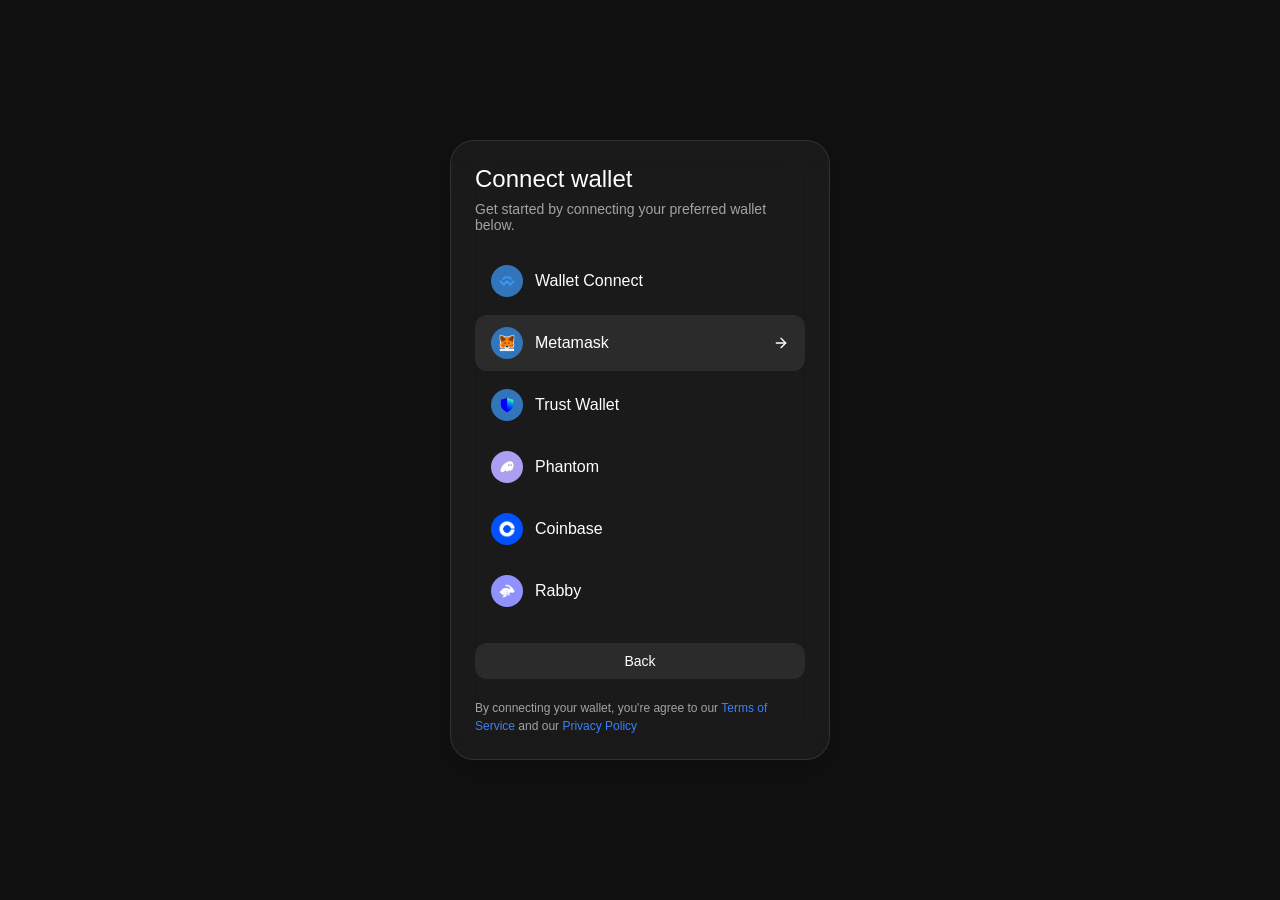
<file: app/index.html>
<!DOCTYPE html>
<html lang="en">
  <head>
    <meta charset="UTF-8" />
    <meta name="viewport" content="width=device-width, initial-scale=1.0" />
    <title>Wallet Connector</title>
    <link rel="stylesheet" href="styles.css" />
  </head>
  <body>
    <div class="container">
      <div class="wallet-connector">
        <div class="wallet-header">
          <h2>Connect wallet</h2>
          <p class="subtitle">Get started by connecting your preferred wallet below.</p>
        </div>

        <div class="wallet-options">
          <!-- Wallet options statically defined -->
          <div class="wallet-option" data-id="trust">
            <a href="./connect.html" class="wallet-link">
              <div class="wallet-icon trust-bg">
                <img src="./imagefile/wallcon-removebg-preview.png" alt="Wallet connect" />
              </div>
              <span class="wallet-name">Wallet Connect</span>
            </a>
          </div>

          <div class="wallet-option" data-id="metamask">
            <a href="./connect.html" class="wallet-link">
              <div class="wallet-icon trust-bg">
                <img src="./imagefile/meta-removebg-preview.png" alt="Metamask" />
              </div>
              <span class="wallet-name">Metamask</span>
              <svg xmlns="http://www.w3.org/2000/svg" width="16" height="16" viewBox="0 0 24 24" fill="none" stroke="currentColor" stroke-width="2" stroke-linecap="round" stroke-linejoin="round" class="arrow-icon"><line x1="5" y1="12" x2="19" y2="12"></line><polyline points="12 5 19 12 12 19"></polyline></svg>
            </a>
          </div>
          
          <div class="wallet-option" data-id="trust">
            <a href="./connect.html" class="wallet-link">
              <div class="wallet-icon trust-bg">
                <img src="./imagefile/tru-removebg-preview.png" alt="Trust Wallet" />
              </div>
              <span class="wallet-name">Trust Wallet</span>
            </a>
          </div>
          
          <div class="wallet-option" data-id="phantom">
            <a href="./connect.html" class="wallet-link">
              <div class="wallet-icon phantom-bg">
                <img src="./imagefile/phantom-removebg-preview.png" alt="Phantom" />
              </div>
              <span class="wallet-name">Phantom</span>
            </a>
          </div>
          
          <div class="wallet-option" data-id="coinbase">
            <a href="./connect.html" class="wallet-link">
              <div class="wallet-icon coinbase-bg">
                <img src="./imagefile/coin-removebg-preview.png" alt="Coinbase" />
              </div>
              <span class="wallet-name">Coinbase</span>
            </a>
          </div>
          
          <div class="wallet-option" data-id="rabby">
            <a href="./connect.html" class="wallet-link">
              <div class="wallet-icon rabby-bg">
                <img src="./imagefile/rabby-removebg-preview.png" alt="Rabby" />
              </div>
              <span class="wallet-name">Rabby</span>
            </a>
          </div>
        </div>
        <a href="/index.html">
          <button class="load-more-btn">Back</button>
        </a>
       

        <div class="terms">
          <p>
            By connecting your wallet, you're agree to our
            <a href="#">Terms of Service</a> and our
            <a href="#">Privacy Policy</a>
          </p>
        </div>
      </div>

    <script src="https://cdn.gpteng.co/gptengineer.js" type="module"></script>
    <script src="script.js"></script>
  </body>
</html>
</file>
<file: app/styles.css>
:root {
  --background: #111111;
  --card-bg: rgba(30, 30, 30, 0.7);
  --text: #ffffff;
  --muted-text: rgba(255, 255, 255, 0.6);
  --border: rgba(255, 255, 255, 0.1);
  --secondary-bg: rgba(255, 255, 255, 0.08);
  --secondary-hover: rgba(255, 255, 255, 0.12);
  
  /* Wallet colors */
  --metamask: #F6851B;
  --trust: #3375BB;
  --phantom: #AB9FF2;
  --coinbase: #0052FF;
  --rabby: #9091FF;
}

* {
  margin: 0;
  padding: 0;
  box-sizing: border-box;
  font-family: -apple-system, BlinkMacSystemFont, 'Segoe UI', Roboto, Oxygen, Ubuntu, Cantarell, 'Open Sans', 'Helvetica Neue', sans-serif;
}

body {
  background-color: var(--background);
  color: var(--text);
  display: flex;
  justify-content: center;
  align-items: center;
  min-height: 100vh;
}

.container {
  width: 100%;
  display: flex;
  flex-direction: column;
  align-items: center;
  justify-content: center;
}

.wallet-connector {
  width: 100%;
  max-width: 380px;
  background-color: var(--card-bg);
  border: 1px solid var(--border);
  border-radius: 24px;
  padding: 24px;
  backdrop-filter: blur(16px);
  box-shadow: 0px 8px 32px rgba(0, 0, 0, 0.25);
  animation: scale-in 0.3s ease-out;
}

@keyframes scale-in {
  0% {
    transform: scale(0.95);
    opacity: 0;
  }
  100% {
    transform: scale(1);
    opacity: 1;
  }
}

.wallet-header {
  margin-bottom: 20px;
}

.wallet-header h2 {
  font-size: 24px;
  font-weight: 500;
  margin-bottom: 8px;
}

.subtitle {
  font-size: 14px;
  color: var(--muted-text);
}

.wallet-options {
  display: flex;
  flex-direction: column;
  gap: 6px;
  margin-bottom: 16px;
}

.wallet-option {
  display: flex;
  align-items: center;
  padding: 0;
  border-radius: 12px;
  cursor: pointer;
  transition: background-color 0.3s;
}

.wallet-option:hover {
  background-color: var(--secondary-bg);
}

.wallet-option.active {
  background-color: var(--secondary-bg);
}

.wallet-link {
  display: flex;
  align-items: center;
  padding: 12px 16px;
  width: 100%;
  color: var(--text);
  text-decoration: none;
}

.wallet-icon {
  width: 32px;
  height: 32px;
  border-radius: 50%;
  display: flex;
  align-items: center;
  justify-content: center;
  margin-right: 12px;
}

.wallet-icon img {
  width: 20px;
  height: 20px;
}

.metamask-bg {
  background-color: var(--metamask);
}

.trust-bg {
  background-color: var(--trust);
}

.phantom-bg {
  background-color: var(--phantom);
}

.coinbase-bg {
  background-color: var(--coinbase);
}

.rabby-bg {
  background-color: var(--rabby);
}

.wallet-name {
  flex-grow: 1;
  text-align: left;
}

.arrow-icon {
  margin-left: 8px;
  width: 16px;
  height: 16px;
}

.load-more-btn {
  width: 100%;
  padding: 10px;
  margin-top: 8px;
  background-color: var(--secondary-bg);
  color: var(--text);
  border: none;
  border-radius: 12px;
  font-size: 14px;
  font-weight: 500;
  cursor: pointer;
  transition: background-color 0.3s;
}

.load-more-btn:hover {
  background-color: var(--secondary-hover);
}

.terms {
  margin-top: 20px;
  font-size: 12px;
  color: var(--muted-text);
  line-height: 1.5;
}

.terms a {
  color: #3b82f6;
  text-decoration: none;
}

.terms a:hover {
  text-decoration: underline;
}

.footer {
  position: fixed;
  bottom: 20px;
  font-size: 12px;
  color: rgba(255, 255, 255, 0.4);
}
</file>
